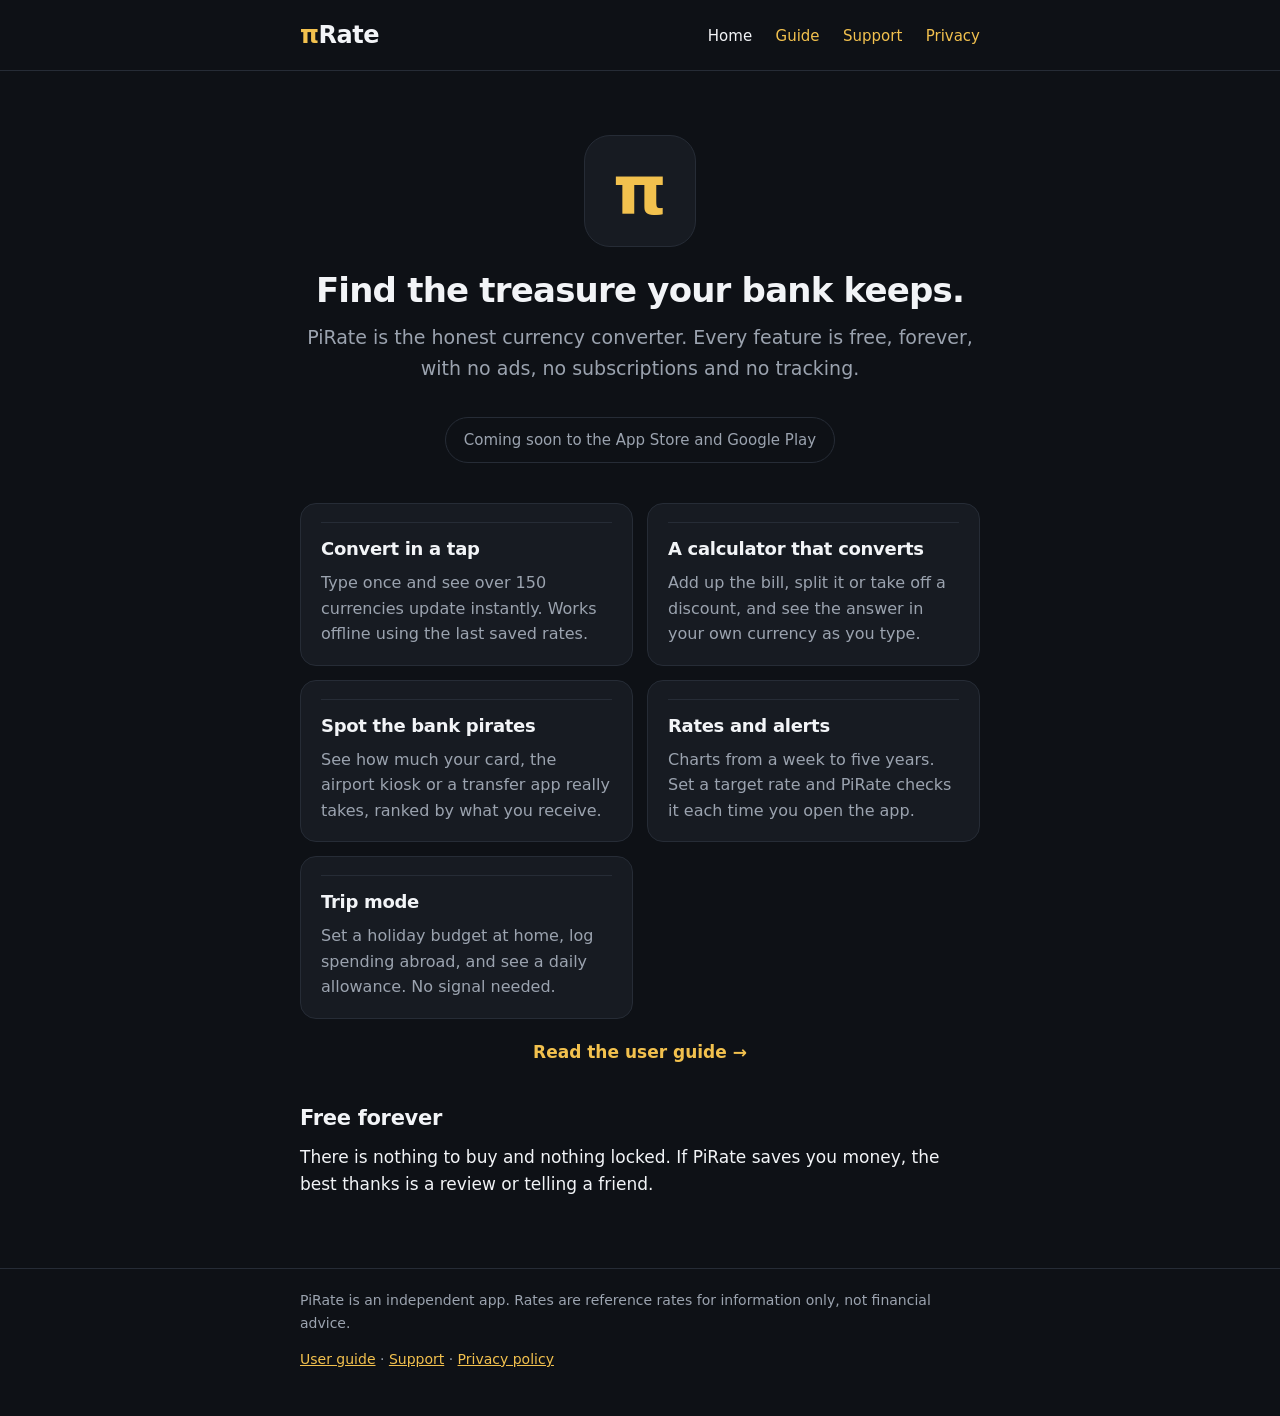
<file: index.html>
<!DOCTYPE html>
<html lang="en">
<head>
<meta charset="utf-8">
<meta name="viewport" content="width=device-width, initial-scale=1">
<title>PiRate: Currency Converter</title>
<meta name="description" content="PiRate is a free currency converter that shows what your bank really takes. No ads, no subscriptions, no tracking.">
<link rel="icon" href="data:image/svg+xml,%3Csvg xmlns=%27http://www.w3.org/2000/svg%27 viewBox=%270 0 100 100%27%3E%3Crect width=%27100%27 height=%27100%27 rx=%2722%27 fill=%27%230E1116%27/%3E%3Ctext x=%2750%27 y=%2772%27 font-size=%2770%27 text-anchor=%27middle%27 fill=%27%23F2C14E%27 font-family=%27Georgia,serif%27%3E%CF%80%3C/text%3E%3C/svg%3E">
<link rel="stylesheet" href="style.css">
</head>
<body>
<header class="site">
  <div class="wrap">
    <a class="wordmark" href="./" aria-label="PiRate home"><span>π</span>Rate</a>
    <nav aria-label="Main">
      <a href="./" aria-current="page">Home</a>
      <a href="guide.html">Guide</a>
      <a href="support.html">Support</a>
      <a href="privacy.html">Privacy</a>
    </nav>
  </div>
</header>
<main>
<div class="wrap">
<section class="hero">
  <div class="icon" aria-hidden="true">π</div>
  <h1>Find the treasure your bank keeps.</h1>
  <p class="lead">PiRate is the honest currency converter. Every feature is free, forever, with no ads, no subscriptions and no tracking.</p>
  <span class="pill">Coming soon to the App Store and Google Play</span>
</section>

<section class="grid" aria-label="What PiRate does">
  <div class="card">
    <h2>Convert in a tap</h2>
    <p>Type once and see over 150 currencies update instantly. Works offline using the last saved rates.</p>
  </div>
  <div class="card">
    <h2>A calculator that converts</h2>
    <p>Add up the bill, split it or take off a discount, and see the answer in your own currency as you type.</p>
  </div>
  <div class="card">
    <h2>Spot the bank pirates</h2>
    <p>See how much your card, the airport kiosk or a transfer app really takes, ranked by what you receive.</p>
  </div>
  <div class="card">
    <h2>Rates and alerts</h2>
    <p>Charts from a week to five years. Set a target rate and PiRate checks it each time you open the app.</p>
  </div>
  <div class="card">
    <h2>Trip mode</h2>
    <p>Set a holiday budget at home, log spending abroad, and see a daily allowance. No signal needed.</p>
  </div>
</section>

<p class="more"><a href="guide.html">Read the user guide →</a></p>

<h2>Free forever</h2>
<p>There is nothing to buy and nothing locked. If PiRate saves you money, the best thanks is a review or telling a friend.</p>
</div>
</main>
<footer class="site">
  <div class="wrap">
    <p>PiRate is an independent app. Rates are reference rates for information only, not financial advice.</p>
    <p><a href="guide.html">User guide</a> · <a href="support.html">Support</a> · <a href="privacy.html">Privacy policy</a></p>
  </div>
</footer>
</body>
</html>
</file>
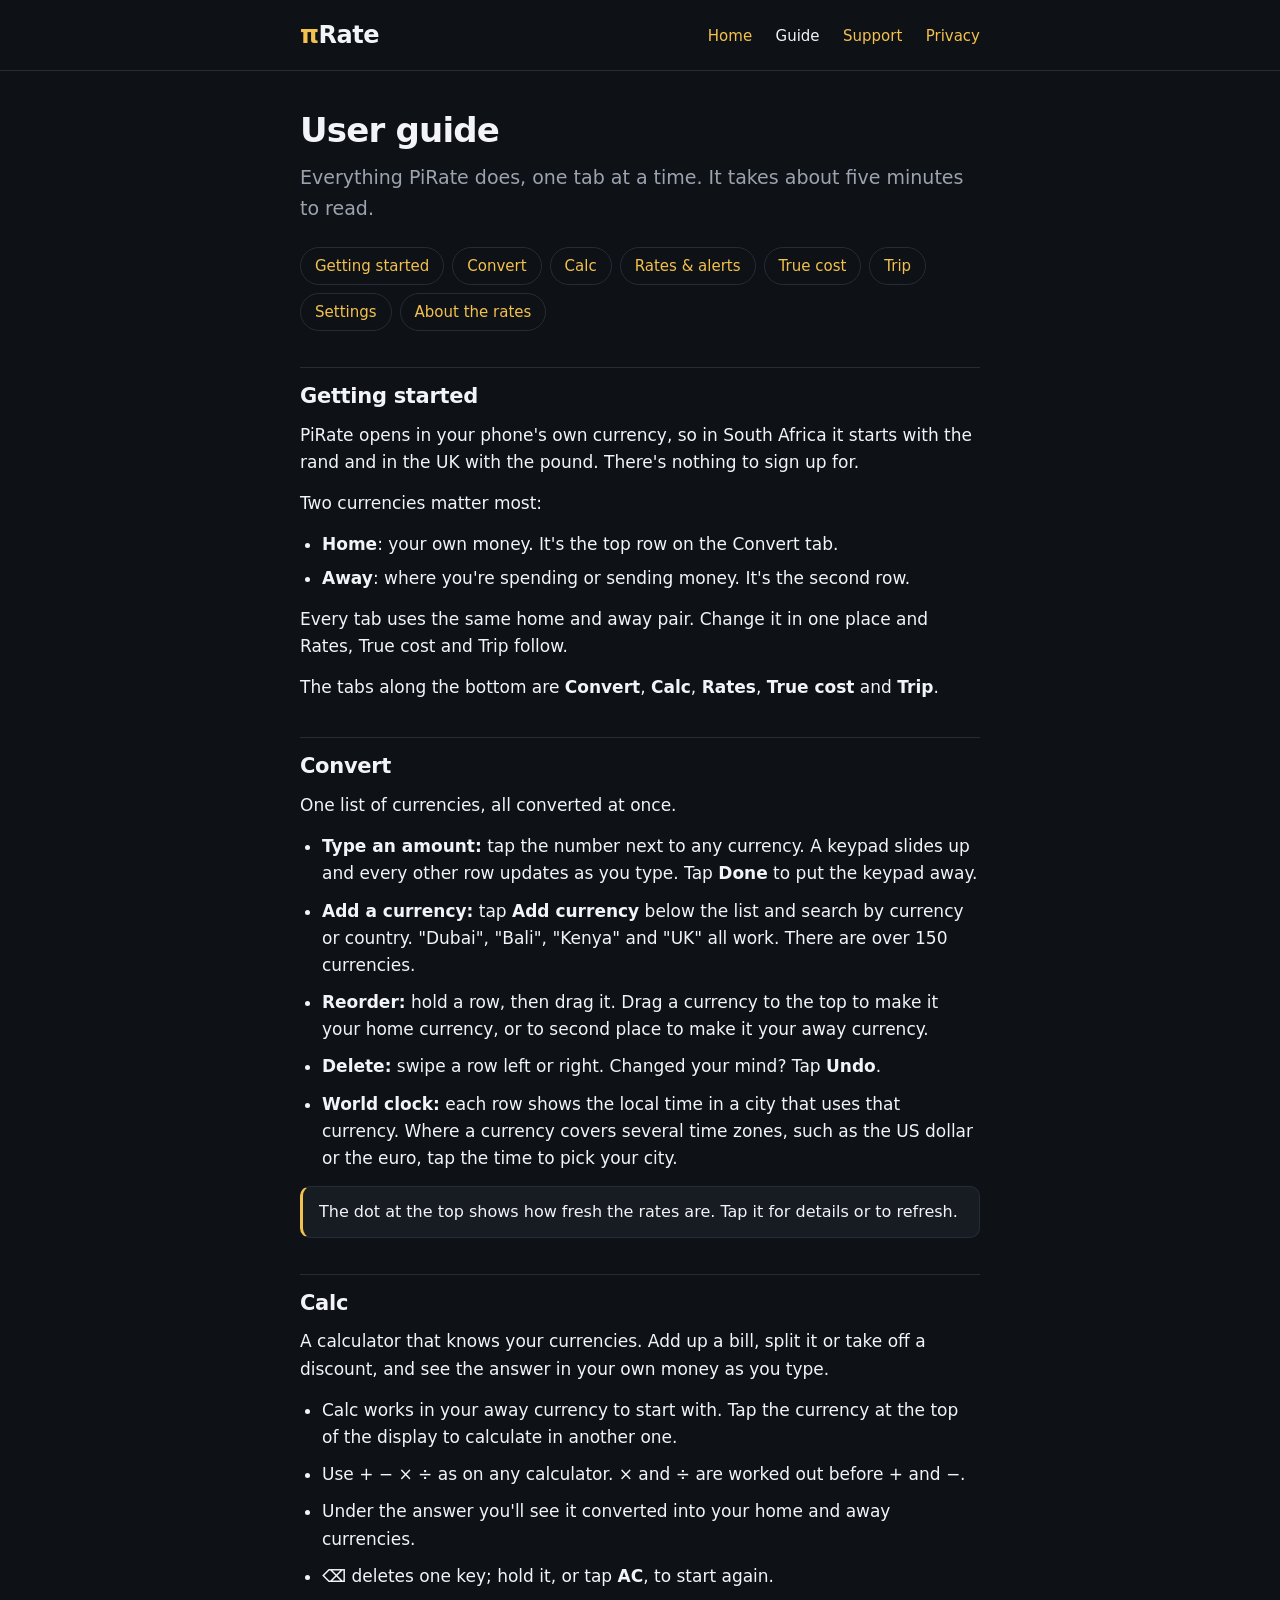
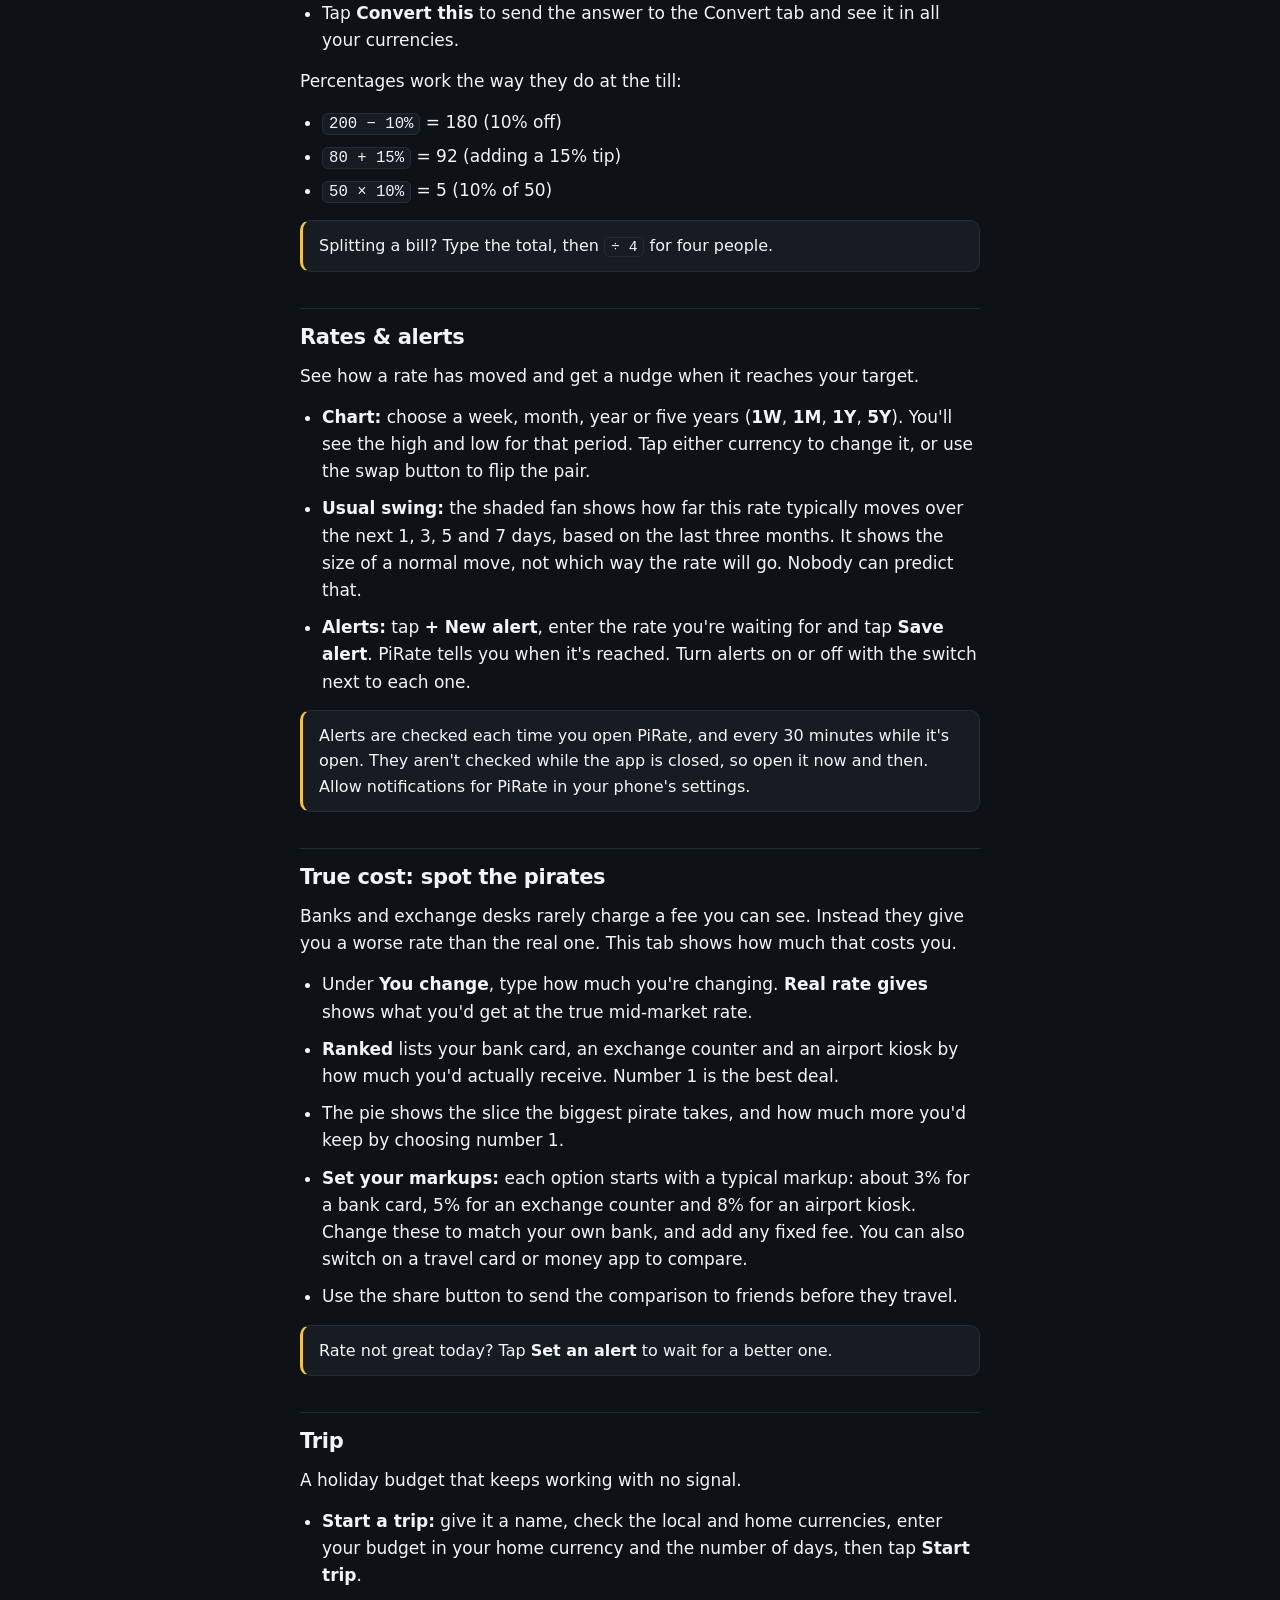
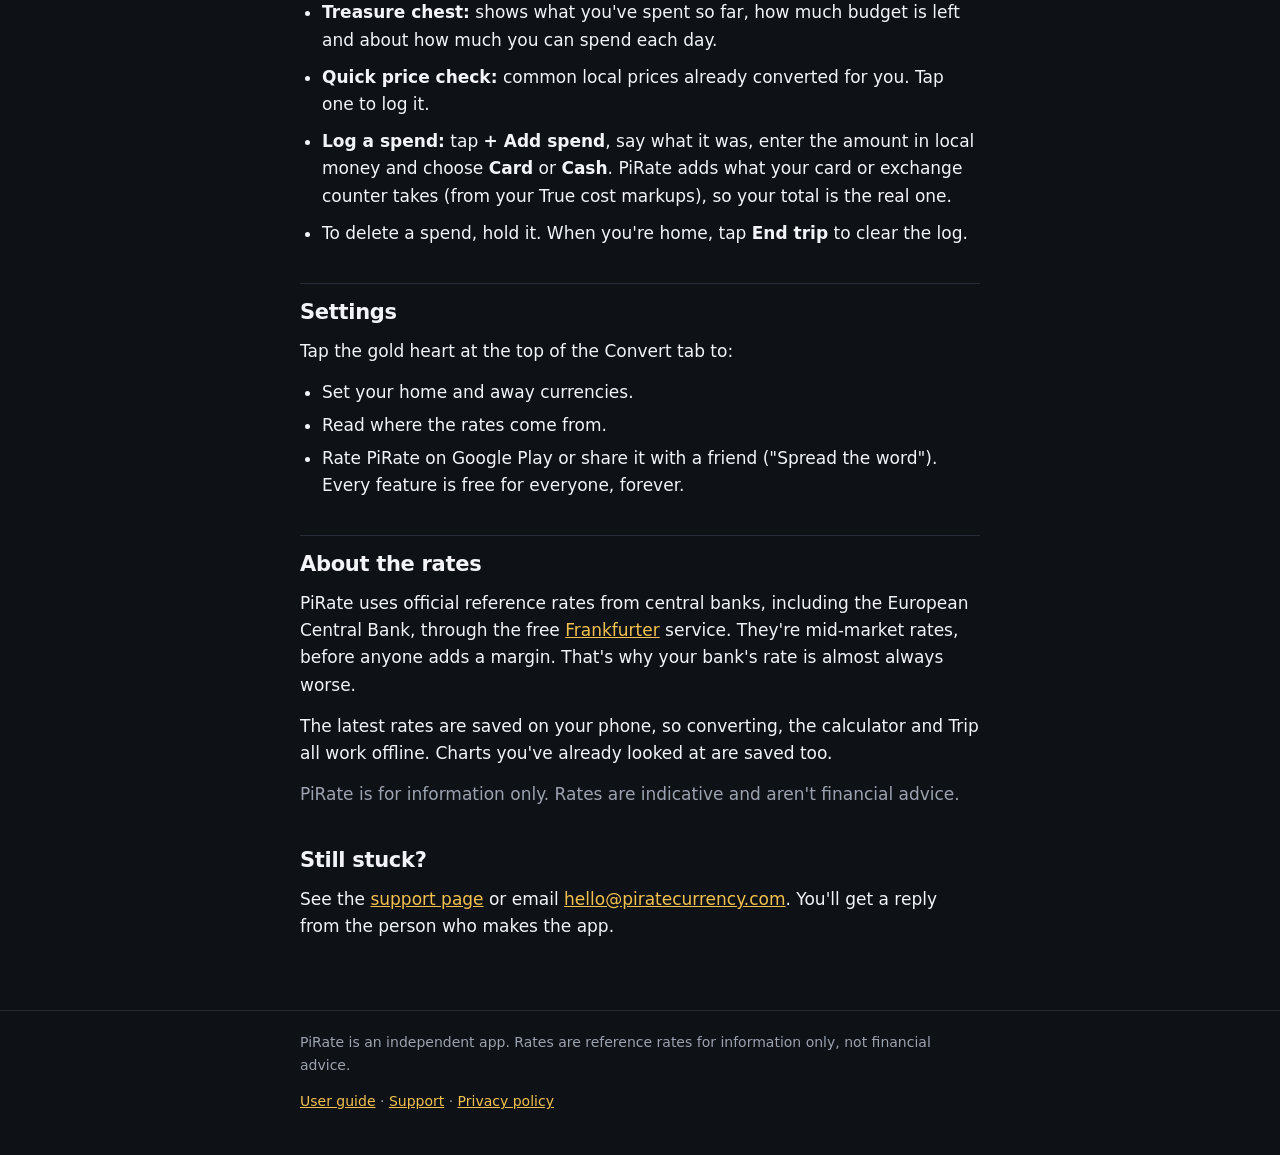
<file: guide.html>
<!DOCTYPE html>
<html lang="en">
<head>
<meta charset="utf-8">
<meta name="viewport" content="width=device-width, initial-scale=1">
<title>User guide · PiRate: Currency Converter</title>
<meta name="description" content="How to use PiRate: convert currencies, use the calculator, spot hidden bank fees, set rate alerts and track a holiday budget.">
<link rel="icon" href="data:image/svg+xml,%3Csvg xmlns=%27http://www.w3.org/2000/svg%27 viewBox=%270 0 100 100%27%3E%3Crect width=%27100%27 height=%27100%27 rx=%2722%27 fill=%27%230E1116%27/%3E%3Ctext x=%2750%27 y=%2772%27 font-size=%2770%27 text-anchor=%27middle%27 fill=%27%23F2C14E%27 font-family=%27Georgia,serif%27%3E%CF%80%3C/text%3E%3C/svg%3E">
<link rel="stylesheet" href="style.css">
</head>
<body>
<header class="site">
  <div class="wrap">
    <a class="wordmark" href="./" aria-label="PiRate home"><span>π</span>Rate</a>
    <nav aria-label="Main">
      <a href="./">Home</a>
      <a href="guide.html" aria-current="page">Guide</a>
      <a href="support.html">Support</a>
      <a href="privacy.html">Privacy</a>
    </nav>
  </div>
</header>
<main>
<div class="wrap">
<h1>User guide</h1>
<p class="lead">Everything PiRate does, one tab at a time. It takes about five minutes to read.</p>

<nav class="toc" aria-label="On this page">
  <a href="#start">Getting started</a>
  <a href="#convert">Convert</a>
  <a href="#calc">Calc</a>
  <a href="#rates">Rates &amp; alerts</a>
  <a href="#truecost">True cost</a>
  <a href="#trip">Trip</a>
  <a href="#settings">Settings</a>
  <a href="#rates-info">About the rates</a>
</nav>

<section id="start">
<h2>Getting started</h2>
<p>PiRate opens in your phone's own currency, so in South Africa it starts with the rand and in the UK with the pound. There's nothing to sign up for.</p>
<p>Two currencies matter most:</p>
<ul>
  <li><strong>Home</strong>: your own money. It's the top row on the Convert tab.</li>
  <li><strong>Away</strong>: where you're spending or sending money. It's the second row.</li>
</ul>
<p>Every tab uses the same home and away pair. Change it in one place and Rates, True cost and Trip follow.</p>
<p>The tabs along the bottom are <strong>Convert</strong>, <strong>Calc</strong>, <strong>Rates</strong>, <strong>True cost</strong> and <strong>Trip</strong>.</p>
</section>

<section id="convert">
<h2>Convert</h2>
<p>One list of currencies, all converted at once.</p>
<ul class="steps">
  <li><strong>Type an amount:</strong> tap the number next to any currency. A keypad slides up and every other row updates as you type. Tap <strong>Done</strong> to put the keypad away.</li>
  <li><strong>Add a currency:</strong> tap <strong>Add currency</strong> below the list and search by currency or country. "Dubai", "Bali", "Kenya" and "UK" all work. There are over 150 currencies.</li>
  <li><strong>Reorder:</strong> hold a row, then drag it. Drag a currency to the top to make it your home currency, or to second place to make it your away currency.</li>
  <li><strong>Delete:</strong> swipe a row left or right. Changed your mind? Tap <strong>Undo</strong>.</li>
  <li><strong>World clock:</strong> each row shows the local time in a city that uses that currency. Where a currency covers several time zones, such as the US dollar or the euro, tap the time to pick your city.</li>
</ul>
<p class="tip">The dot at the top shows how fresh the rates are. Tap it for details or to refresh.</p>
</section>

<section id="calc">
<h2>Calc</h2>
<p>A calculator that knows your currencies. Add up a bill, split it or take off a discount, and see the answer in your own money as you type.</p>
<ul class="steps">
  <li>Calc works in your away currency to start with. Tap the currency at the top of the display to calculate in another one.</li>
  <li>Use + − × ÷ as on any calculator. × and ÷ are worked out before + and −.</li>
  <li>Under the answer you'll see it converted into your home and away currencies.</li>
  <li><strong>⌫</strong> deletes one key; hold it, or tap <strong>AC</strong>, to start again.</li>
  <li>Tap <strong>Convert this</strong> to send the answer to the Convert tab and see it in all your currencies.</li>
</ul>
<p>Percentages work the way they do at the till:</p>
<ul>
  <li><code>200 − 10%</code> = 180 (10% off)</li>
  <li><code>80 + 15%</code> = 92 (adding a 15% tip)</li>
  <li><code>50 × 10%</code> = 5 (10% of 50)</li>
</ul>
<p class="tip">Splitting a bill? Type the total, then <code>÷ 4</code> for four people.</p>
</section>

<section id="rates">
<h2>Rates &amp; alerts</h2>
<p>See how a rate has moved and get a nudge when it reaches your target.</p>
<ul class="steps">
  <li><strong>Chart:</strong> choose a week, month, year or five years (<strong>1W</strong>, <strong>1M</strong>, <strong>1Y</strong>, <strong>5Y</strong>). You'll see the high and low for that period. Tap either currency to change it, or use the swap button to flip the pair.</li>
  <li><strong>Usual swing:</strong> the shaded fan shows how far this rate typically moves over the next 1, 3, 5 and 7 days, based on the last three months. It shows the size of a normal move, not which way the rate will go. Nobody can predict that.</li>
  <li><strong>Alerts:</strong> tap <strong>+ New alert</strong>, enter the rate you're waiting for and tap <strong>Save alert</strong>. PiRate tells you when it's reached. Turn alerts on or off with the switch next to each one.</li>
</ul>
<p class="tip">Alerts are checked each time you open PiRate, and every 30 minutes while it's open. They aren't checked while the app is closed, so open it now and then. Allow notifications for PiRate in your phone's settings.</p>
</section>

<section id="truecost">
<h2>True cost: spot the pirates</h2>
<p>Banks and exchange desks rarely charge a fee you can see. Instead they give you a worse rate than the real one. This tab shows how much that costs you.</p>
<ul class="steps">
  <li>Under <strong>You change</strong>, type how much you're changing. <strong>Real rate gives</strong> shows what you'd get at the true mid-market rate.</li>
  <li><strong>Ranked</strong> lists your bank card, an exchange counter and an airport kiosk by how much you'd actually receive. Number 1 is the best deal.</li>
  <li>The pie shows the slice the biggest pirate takes, and how much more you'd keep by choosing number 1.</li>
  <li><strong>Set your markups:</strong> each option starts with a typical markup: about 3% for a bank card, 5% for an exchange counter and 8% for an airport kiosk. Change these to match your own bank, and add any fixed fee. You can also switch on a travel card or money app to compare.</li>
  <li>Use the share button to send the comparison to friends before they travel.</li>
</ul>
<p class="tip">Rate not great today? Tap <strong>Set an alert</strong> to wait for a better one.</p>
</section>

<section id="trip">
<h2>Trip</h2>
<p>A holiday budget that keeps working with no signal.</p>
<ul class="steps">
  <li><strong>Start a trip:</strong> give it a name, check the local and home currencies, enter your budget in your home currency and the number of days, then tap <strong>Start trip</strong>.</li>
  <li><strong>Treasure chest:</strong> shows what you've spent so far, how much budget is left and about how much you can spend each day.</li>
  <li><strong>Quick price check:</strong> common local prices already converted for you. Tap one to log it.</li>
  <li><strong>Log a spend:</strong> tap <strong>+ Add spend</strong>, say what it was, enter the amount in local money and choose <strong>Card</strong> or <strong>Cash</strong>. PiRate adds what your card or exchange counter takes (from your True cost markups), so your total is the real one.</li>
  <li>To delete a spend, hold it. When you're home, tap <strong>End trip</strong> to clear the log.</li>
</ul>
</section>

<section id="settings">
<h2>Settings</h2>
<p>Tap the gold heart at the top of the Convert tab to:</p>
<ul>
  <li>Set your home and away currencies.</li>
  <li>Read where the rates come from.</li>
  <li>Rate PiRate on Google Play or share it with a friend ("Spread the word"). Every feature is free for everyone, forever.</li>
</ul>
</section>

<section id="rates-info">
<h2>About the rates</h2>
<p>PiRate uses official reference rates from central banks, including the European Central Bank, through the free <a href="https://frankfurter.dev">Frankfurter</a> service. They're mid-market rates, before anyone adds a margin. That's why your bank's rate is almost always worse.</p>
<p>The latest rates are saved on your phone, so converting, the calculator and Trip all work offline. Charts you've already looked at are saved too.</p>
<p class="muted">PiRate is for information only. Rates are indicative and aren't financial advice.</p>
</section>

<h2>Still stuck?</h2>
<p>See the <a href="support.html">support page</a> or email <a href="mailto:hello@piratecurrency.com">hello@piratecurrency.com</a>. You'll get a reply from the person who makes the app.</p>
</div>
</main>
<footer class="site">
  <div class="wrap">
    <p>PiRate is an independent app. Rates are reference rates for information only, not financial advice.</p>
    <p><a href="guide.html">User guide</a> · <a href="support.html">Support</a> · <a href="privacy.html">Privacy policy</a></p>
  </div>
</footer>
</body>
</html>
</file>
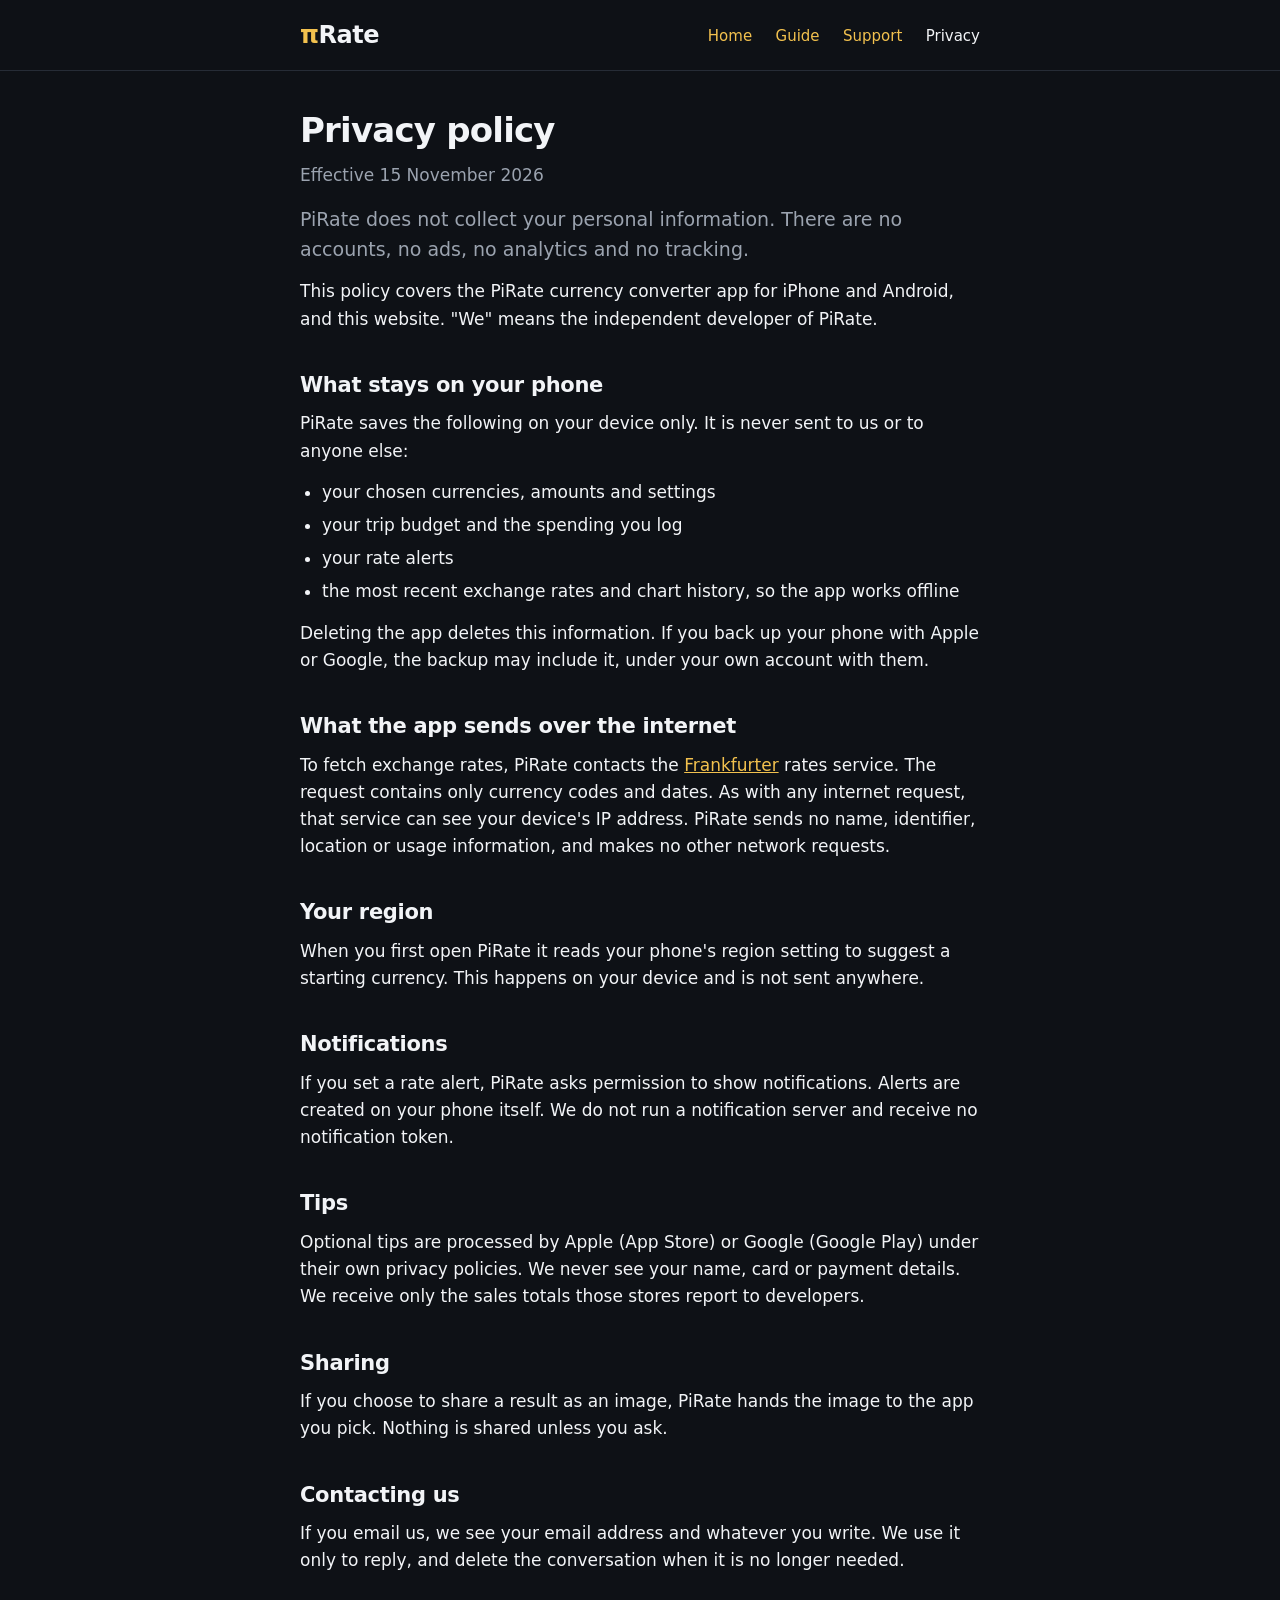
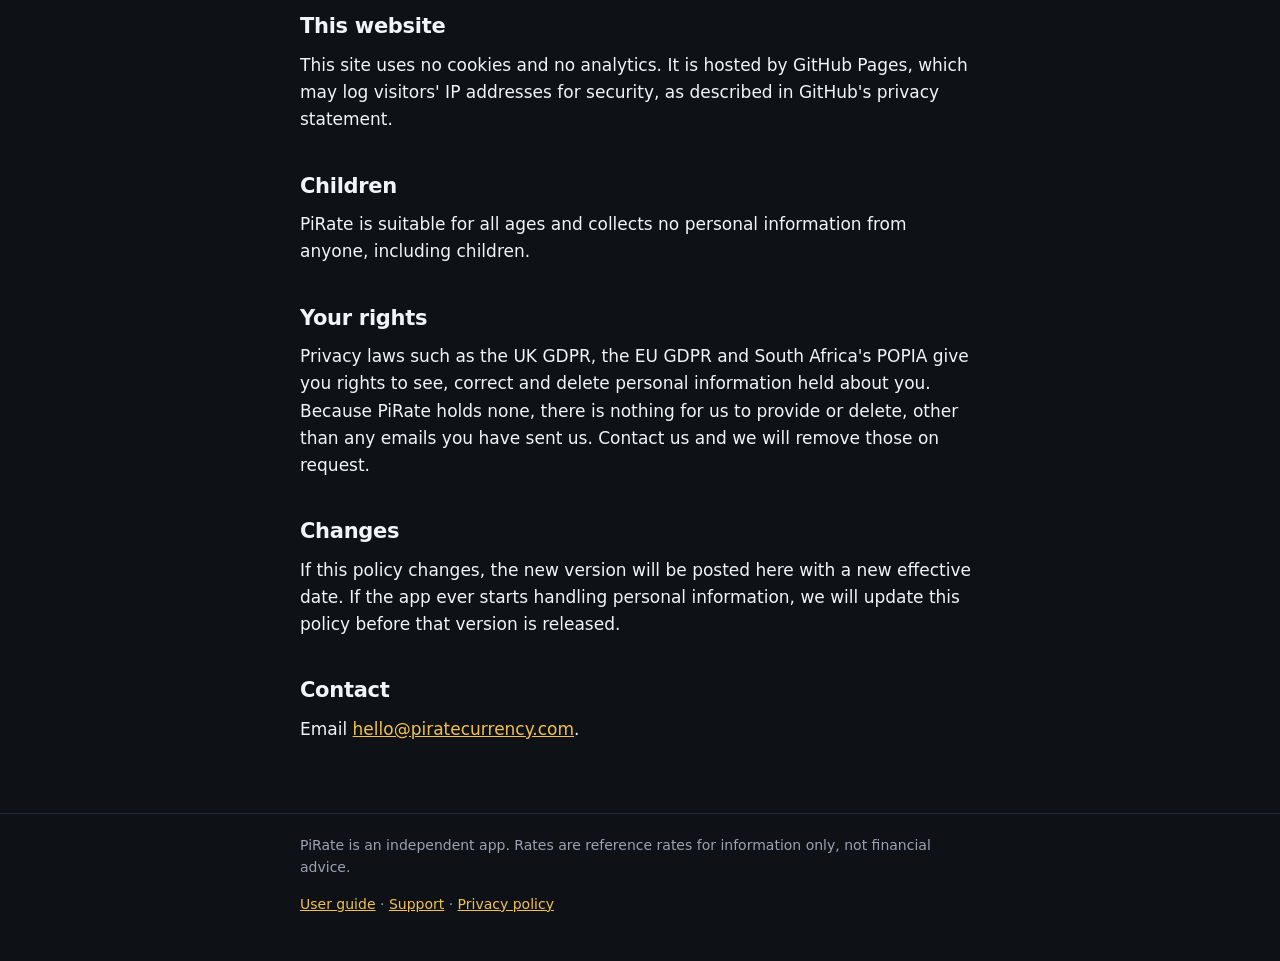
<file: privacy.html>
<!DOCTYPE html>
<html lang="en">
<head>
<meta charset="utf-8">
<meta name="viewport" content="width=device-width, initial-scale=1">
<title>Privacy policy | PiRate</title>
<meta name="description" content="PiRate does not collect, store or share personal information. This page explains exactly what the app does.">
<link rel="icon" href="data:image/svg+xml,%3Csvg xmlns=%27http://www.w3.org/2000/svg%27 viewBox=%270 0 100 100%27%3E%3Crect width=%27100%27 height=%27100%27 rx=%2722%27 fill=%27%230E1116%27/%3E%3Ctext x=%2750%27 y=%2772%27 font-size=%2770%27 text-anchor=%27middle%27 fill=%27%23F2C14E%27 font-family=%27Georgia,serif%27%3E%CF%80%3C/text%3E%3C/svg%3E">
<link rel="stylesheet" href="style.css">
</head>
<body>
<header class="site">
  <div class="wrap">
    <a class="wordmark" href="./" aria-label="PiRate home"><span>π</span>Rate</a>
    <nav aria-label="Main">
      <a href="./">Home</a>
      <a href="guide.html">Guide</a>
      <a href="support.html">Support</a>
      <a href="privacy.html" aria-current="page">Privacy</a>
    </nav>
  </div>
</header>
<main>
<div class="wrap">
<h1>Privacy policy</h1>
<p class="muted">Effective 15 November 2026</p>
<p class="lead">PiRate does not collect your personal information. There are no accounts, no ads, no analytics and no tracking.</p>
<p>This policy covers the PiRate currency converter app for iPhone and Android, and this website. "We" means the independent developer of PiRate.</p>

<h2>What stays on your phone</h2>
<p>PiRate saves the following on your device only. It is never sent to us or to anyone else:</p>
<ul>
  <li>your chosen currencies, amounts and settings</li>
  <li>your trip budget and the spending you log</li>
  <li>your rate alerts</li>
  <li>the most recent exchange rates and chart history, so the app works offline</li>
</ul>
<p>Deleting the app deletes this information. If you back up your phone with Apple or Google, the backup may include it, under your own account with them.</p>

<h2>What the app sends over the internet</h2>
<p>To fetch exchange rates, PiRate contacts the <a href="https://frankfurter.dev">Frankfurter</a> rates service. The request contains only currency codes and dates. As with any internet request, that service can see your device's IP address. PiRate sends no name, identifier, location or usage information, and makes no other network requests.</p>

<h2>Your region</h2>
<p>When you first open PiRate it reads your phone's region setting to suggest a starting currency. This happens on your device and is not sent anywhere.</p>

<h2>Notifications</h2>
<p>If you set a rate alert, PiRate asks permission to show notifications. Alerts are created on your phone itself. We do not run a notification server and receive no notification token.</p>

<h2>Tips</h2>
<p>Optional tips are processed by Apple (App Store) or Google (Google Play) under their own privacy policies. We never see your name, card or payment details. We receive only the sales totals those stores report to developers.</p>

<h2>Sharing</h2>
<p>If you choose to share a result as an image, PiRate hands the image to the app you pick. Nothing is shared unless you ask.</p>

<h2>Contacting us</h2>
<p>If you email us, we see your email address and whatever you write. We use it only to reply, and delete the conversation when it is no longer needed.</p>

<h2>This website</h2>
<p>This site uses no cookies and no analytics. It is hosted by GitHub Pages, which may log visitors' IP addresses for security, as described in GitHub's privacy statement.</p>

<h2>Children</h2>
<p>PiRate is suitable for all ages and collects no personal information from anyone, including children.</p>

<h2>Your rights</h2>
<p>Privacy laws such as the UK GDPR, the EU GDPR and South Africa's POPIA give you rights to see, correct and delete personal information held about you. Because PiRate holds none, there is nothing for us to provide or delete, other than any emails you have sent us. Contact us and we will remove those on request.</p>

<h2>Changes</h2>
<p>If this policy changes, the new version will be posted here with a new effective date. If the app ever starts handling personal information, we will update this policy before that version is released.</p>

<h2>Contact</h2>
<p>Email <a href="mailto:hello@piratecurrency.com">hello@piratecurrency.com</a>.</p>
</div>
</main>
<footer class="site">
  <div class="wrap">
    <p>PiRate is an independent app. Rates are reference rates for information only, not financial advice.</p>
    <p><a href="guide.html">User guide</a> · <a href="support.html">Support</a> · <a href="privacy.html">Privacy policy</a></p>
  </div>
</footer>
</body>
</html>
</file>
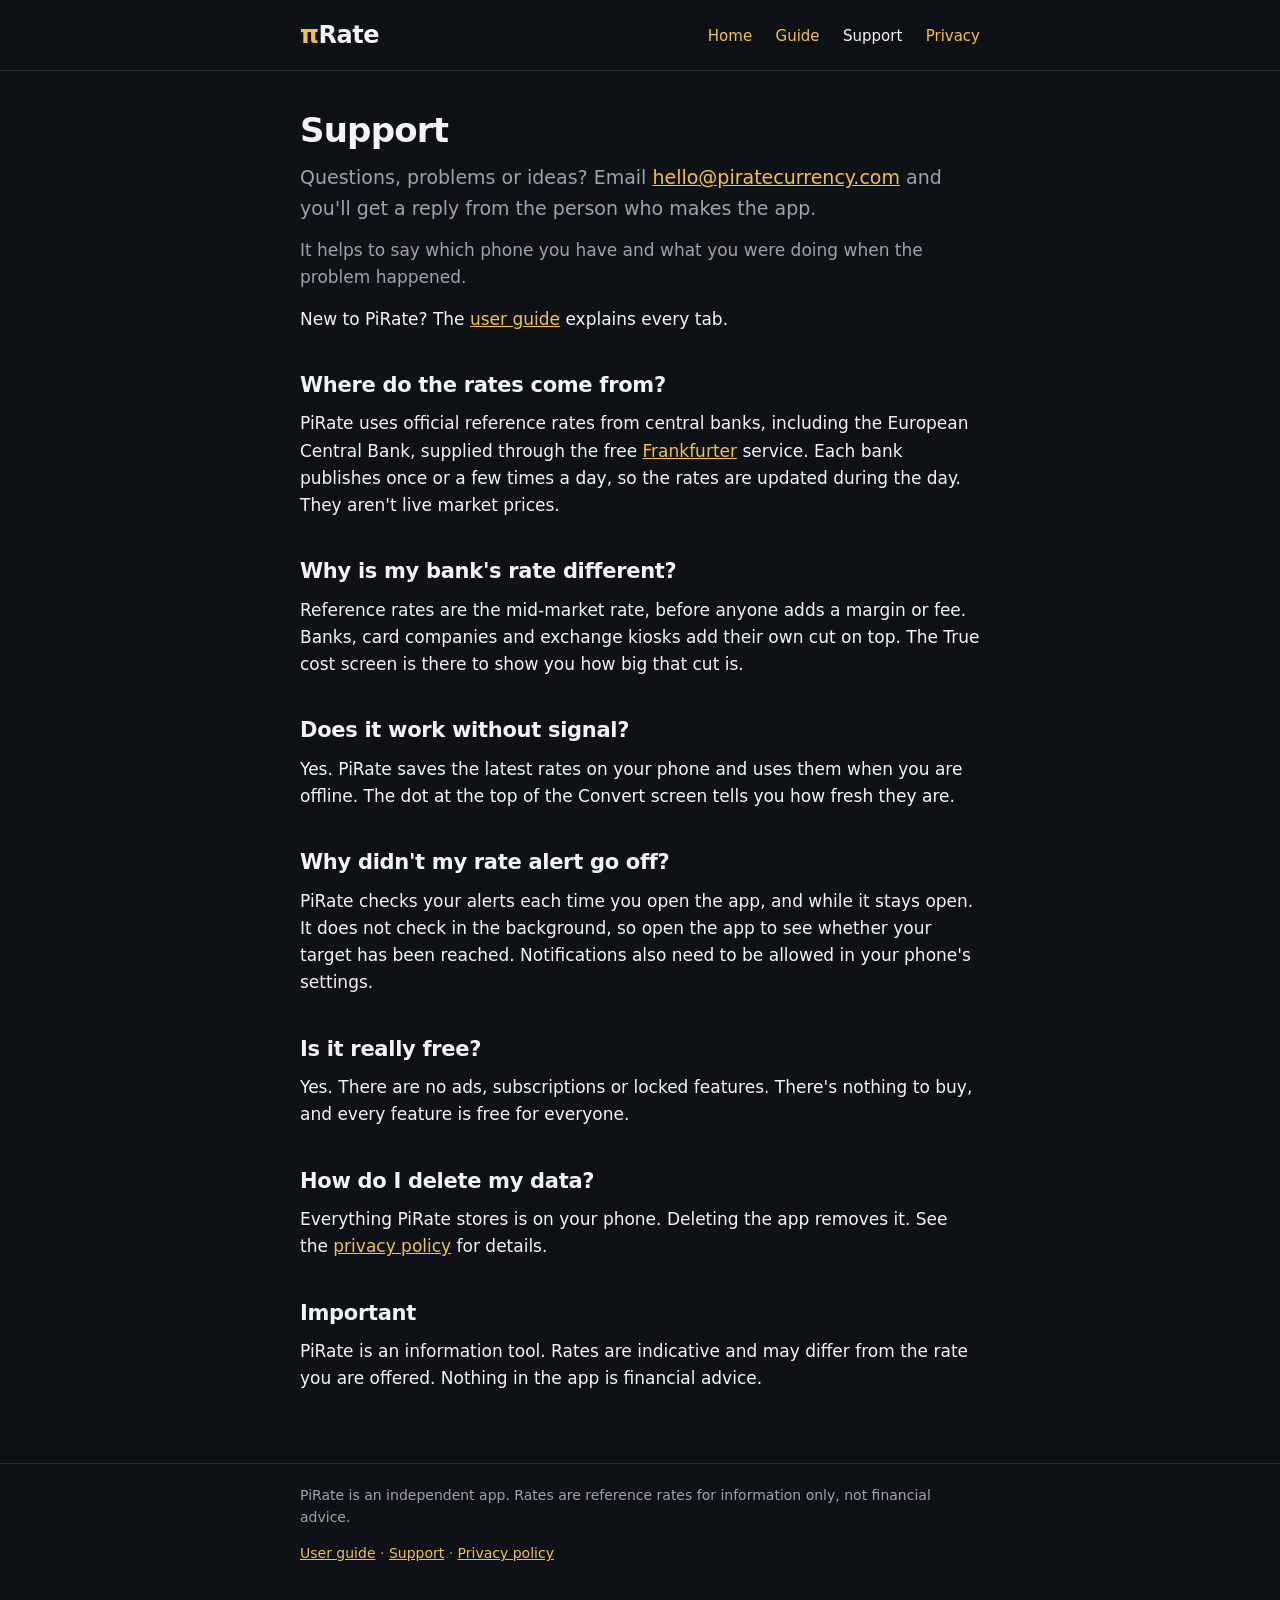
<file: support.html>
<!DOCTYPE html>
<html lang="en">
<head>
<meta charset="utf-8">
<meta name="viewport" content="width=device-width, initial-scale=1">
<title>Support | PiRate</title>
<meta name="description" content="Help and contact details for the PiRate currency converter app.">
<link rel="icon" href="data:image/svg+xml,%3Csvg xmlns=%27http://www.w3.org/2000/svg%27 viewBox=%270 0 100 100%27%3E%3Crect width=%27100%27 height=%27100%27 rx=%2722%27 fill=%27%230E1116%27/%3E%3Ctext x=%2750%27 y=%2772%27 font-size=%2770%27 text-anchor=%27middle%27 fill=%27%23F2C14E%27 font-family=%27Georgia,serif%27%3E%CF%80%3C/text%3E%3C/svg%3E">
<link rel="stylesheet" href="style.css">
</head>
<body>
<header class="site">
  <div class="wrap">
    <a class="wordmark" href="./" aria-label="PiRate home"><span>π</span>Rate</a>
    <nav aria-label="Main">
      <a href="./">Home</a>
      <a href="guide.html">Guide</a>
      <a href="support.html" aria-current="page">Support</a>
      <a href="privacy.html">Privacy</a>
    </nav>
  </div>
</header>
<main>
<div class="wrap">
<h1>Support</h1>
<p class="lead">Questions, problems or ideas? Email <a href="mailto:hello@piratecurrency.com">hello@piratecurrency.com</a> and you'll get a reply from the person who makes the app.</p>
<p class="muted">It helps to say which phone you have and what you were doing when the problem happened.</p>
<p>New to PiRate? The <a href="guide.html">user guide</a> explains every tab.</p>

<h2>Where do the rates come from?</h2>
<p>PiRate uses official reference rates from central banks, including the European Central Bank, supplied through the free <a href="https://frankfurter.dev">Frankfurter</a> service. Each bank publishes once or a few times a day, so the rates are updated during the day. They aren't live market prices.</p>

<h2>Why is my bank's rate different?</h2>
<p>Reference rates are the mid-market rate, before anyone adds a margin or fee. Banks, card companies and exchange kiosks add their own cut on top. The True cost screen is there to show you how big that cut is.</p>

<h2>Does it work without signal?</h2>
<p>Yes. PiRate saves the latest rates on your phone and uses them when you are offline. The dot at the top of the Convert screen tells you how fresh they are.</p>

<h2>Why didn't my rate alert go off?</h2>
<p>PiRate checks your alerts each time you open the app, and while it stays open. It does not check in the background, so open the app to see whether your target has been reached. Notifications also need to be allowed in your phone's settings.</p>

<h2>Is it really free?</h2>
<p>Yes. There are no ads, subscriptions or locked features. There's nothing to buy, and every feature is free for everyone.</p>

<h2>How do I delete my data?</h2>
<p>Everything PiRate stores is on your phone. Deleting the app removes it. See the <a href="privacy.html">privacy policy</a> for details.</p>

<h2>Important</h2>
<p>PiRate is an information tool. Rates are indicative and may differ from the rate you are offered. Nothing in the app is financial advice.</p>
</div>
</main>
<footer class="site">
  <div class="wrap">
    <p>PiRate is an independent app. Rates are reference rates for information only, not financial advice.</p>
    <p><a href="guide.html">User guide</a> · <a href="support.html">Support</a> · <a href="privacy.html">Privacy policy</a></p>
  </div>
</footer>
</body>
</html>
</file>
<file: style.css>
:root {
  --bg: #0E1116;
  --card: #171B22;
  --line: #262C36;
  --gold: #F2C14E;
  --text: #F2F4F7;
  --muted: #9BA3AF;
}
* { box-sizing: border-box; }
html { -webkit-text-size-adjust: 100%; }
body {
  margin: 0;
  background: var(--bg);
  color: var(--text);
  font-family: system-ui, -apple-system, "Segoe UI", Roboto, Helvetica, Arial, sans-serif;
  font-size: 17px;
  line-height: 1.6;
}
a { color: var(--gold); }
a:focus-visible { outline: 2px solid var(--gold); outline-offset: 3px; border-radius: 4px; }
.wrap { max-width: 720px; margin: 0 auto; padding: 0 20px; }
header.site { border-bottom: 1px solid var(--line); }
header.site .wrap { display: flex; align-items: center; justify-content: space-between; gap: 16px; padding-top: 16px; padding-bottom: 16px; flex-wrap: wrap; }
.wordmark { font-size: 24px; font-weight: 700; letter-spacing: -0.5px; color: var(--text); text-decoration: none; }
.wordmark span { color: var(--gold); }
nav a { margin-left: 18px; text-decoration: none; font-size: 15px; }
nav a:first-child { margin-left: 0; }
nav a[aria-current="page"] { color: var(--text); }
main { padding: 40px 0 56px; }
h1 { font-size: 34px; line-height: 1.15; letter-spacing: -0.8px; margin: 0 0 12px; }
h2 { font-size: 21px; letter-spacing: -0.3px; margin: 36px 0 8px; }
p, ul { margin: 0 0 14px; }
ul { padding-left: 22px; }
li { margin-bottom: 6px; }
.lead { font-size: 19px; color: var(--muted); }
.muted { color: var(--muted); }
.hero { text-align: center; padding: 24px 0 8px; }
.icon {
  width: 112px; height: 112px; margin: 0 auto 24px; border-radius: 26px;
  background: var(--card); border: 1px solid var(--line);
  display: flex; align-items: center; justify-content: center;
  font-size: 68px; font-weight: 700; color: var(--gold); line-height: 1;
}
.grid { display: grid; grid-template-columns: repeat(auto-fit, minmax(240px, 1fr)); gap: 14px; margin-top: 32px; }
.card { background: var(--card); border: 1px solid var(--line); border-radius: 16px; padding: 18px 20px; }
.card h2 { margin: 0 0 6px; font-size: 18px; }
.card p { margin: 0; color: var(--muted); font-size: 16px; }
.pill { display: inline-block; margin-top: 20px; padding: 10px 18px; border-radius: 999px; border: 1px solid var(--line); color: var(--muted); font-size: 15px; }
footer.site { border-top: 1px solid var(--line); color: var(--muted); font-size: 14px; }
footer.site .wrap { padding-top: 20px; padding-bottom: 32px; }

/* User guide */
.toc { display: flex; flex-wrap: wrap; gap: 8px; margin: 24px 0 8px; }
.toc a { margin: 0; padding: 6px 14px; border: 1px solid var(--line); border-radius: 999px; font-size: 15px; text-decoration: none; }
.toc a:hover { border-color: var(--gold); }
section { scroll-margin-top: 16px; }
section h2 { padding-top: 12px; border-top: 1px solid var(--line); }
.steps li { margin-bottom: 10px; }
.tip { background: var(--card); border: 1px solid var(--line); border-left: 3px solid var(--gold); border-radius: 10px; padding: 12px 16px; font-size: 16px; }
code { font-family: ui-monospace, Menlo, Consolas, monospace; font-size: 0.92em; background: var(--card); border: 1px solid var(--line); border-radius: 6px; padding: 1px 6px; white-space: nowrap; }
.more { text-align: center; margin-top: 20px; }
.more a { font-weight: 600; text-decoration: none; }
</file>
